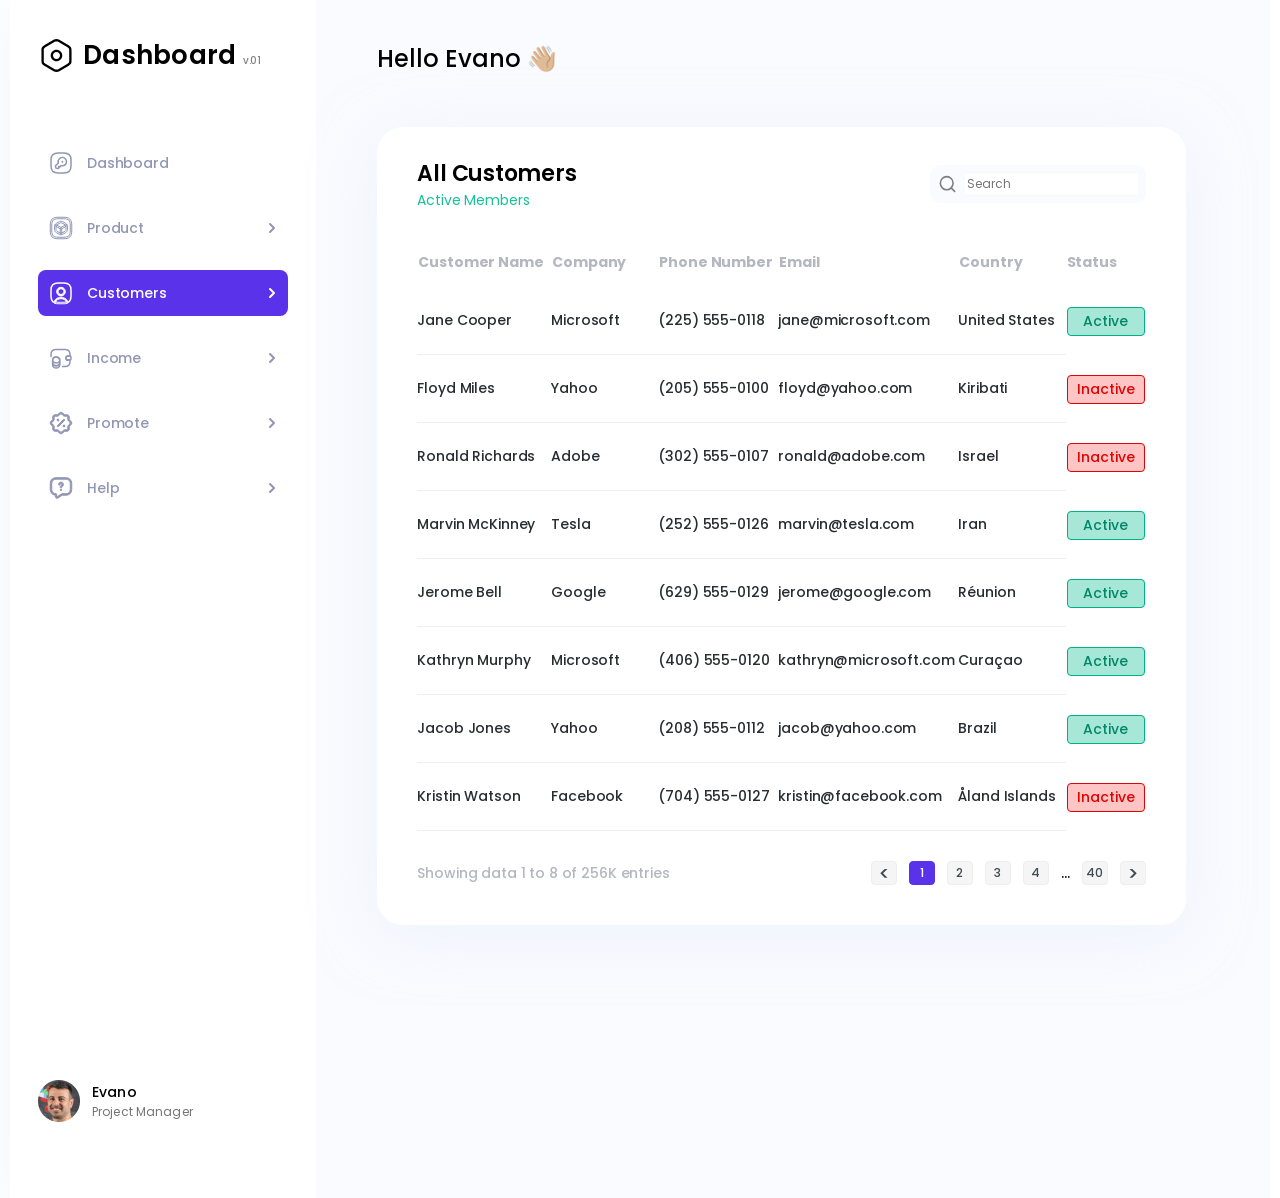
<file: index.html>
<!DOCTYPE html>
<html lang="en">

<head>
  <meta charset="UTF-8">
  <meta name="viewport" content="width=device-width, initial-scale=1.0">
  <title>Document</title>

  <link rel="preconnect" href="https://fonts.googleapis.com">
  <link rel="preconnect" href="https://fonts.gstatic.com" crossorigin>
  <link
    href="https://fonts.googleapis.com/css2?family=Poppins:ital,wght@0,100;0,200;0,300;0,400;0,500;0,600;0,700;0,800;0,900;1,100;1,200;1,300;1,400;1,500;1,600;1,700;1,800;1,900&display=swap"
    rel="stylesheet">

  <link rel="stylesheet" href="css/style.min.css">
</head>

<body>

  <div class="container">

    <div class="sidebar">
      <header class="sidebar-header">
        <div class="sidebar-header__wrapper">
          <a href="#">
            <img src="images/logo.svg" width="37" height="37" alt="logo">
          </a>

          <h2 class="sidebar-header__title">
            Dashboard
            <span class="sidebar-header__version">v.01</span>
          </h2>
        </div>

        <h2 class="sidebar-header__content-title">Hello Evano 👋🏼</h2>

        <div class="sidebar-header__avatar">
          <img src="images/Evano-photo.jpg" width="42" height="42" alt="avatar">
          <div class="sidebar-header__info">
            <h3 class="sidebar-header__name">Evano</h3>
            <p class="sidebar-header__position">Project Manager</p>
          </div>
        </div>

      </header>


      <nav class="sidebar-navigate">
        <ul class="sidebar-navigate__list">
          <li class="sidebar-navigate__item">
            <a class="sidebar-navigate__link" href="#">
              <div class="sidebar-navigate__wrapper">
                <svg class="navigate-icon" width="24" height="24">
                  <use href="./images/symbol.svg#icon-key-square"></use>
                </svg>
                <span class="navigate-text">Dashboard</span>
              </div>
            </a>
          </li>
          <li class="sidebar-navigate__item">
            <a class="sidebar-navigate__link" href="#">
              <div class="sidebar-navigate__wrapper">
                <svg class="navigate-icon" width="24" height="24">
                  <use href="./images/symbol.svg#icon-product"></use>
                </svg>
                <span class="navigate-text">Product</span>
              </div>
              <svg class="navigate-icon navigate-arrow" width="16" height="16">
                <use href="./images/symbol.svg#icon-chevron"></use>
              </svg>
            </a>
          </li>
          <li class="sidebar-navigate__item">
            <a class="sidebar-navigate__link active" href="#">
              <div class="sidebar-navigate__wrapper">
                <svg class="navigate-icon" width="24" height="24">
                  <use href="./images/symbol.svg#icon-customers"></use>
                </svg>
                <span class="navigate-text">Customers</span>
              </div>
              <svg class="navigate-icon navigate-arrow" width="16" height="16">
                <use href="./images/symbol.svg#icon-chevron"></use>
              </svg>
            </a>
          </li>
          <li class="sidebar-navigate__item">
            <a class="sidebar-navigate__link" href="#">
              <div class="sidebar-navigate__wrapper">
                <svg class="navigate-icon" width="24" height="24">
                  <use href="./images/symbol.svg#icon-income"></use>
                </svg>
                <span class="navigate-text">Income</span>
              </div>
              <svg class="navigate-icon navigate-arrow" width="16" height="16">
                <use href="./images/symbol.svg#icon-chevron"></use>
              </svg>
            </a>
          </li>
          <li class="sidebar-navigate__item">
            <a class="sidebar-navigate__link" href="#">
              <div class="sidebar-navigate__wrapper">
                <svg class="navigate-icon" width="24" height="24">
                  <use href="./images/symbol.svg#icon-promote"></use>
                </svg>
                <span class="navigate-text">Promote</span>
              </div>
              <svg class="navigate-icon navigate-arrow" width="16" height="16">
                <use href="./images/symbol.svg#icon-chevron"></use>
              </svg>
            </a>
          </li>
          <li class="sidebar-navigate__item">
            <a class="sidebar-navigate__link" href="#">
              <div class="sidebar-navigate__wrapper">
                <svg class="navigate-icon" width="24" height="24">
                  <use href="./images/symbol.svg#icon-help"></use>
                </svg>
                <span class="navigate-text">Help</span>
              </div>
              <svg class="navigate-icon navigate-arrow" width="16" height="16">
                <use href="./images/symbol.svg#icon-chevron"></use>
              </svg>
            </a>
          </li>
        </ul>
      </nav>

      <footer class="sidebar-footer">
        <div class="sidebar-footer__avatar">
          <img src="images/Evano-photo.jpg" width="42" height="42" alt="avatar">
          <div class="sidebar-footer__info">
            <h3 class="sidebar-footer__name">Evano</h3>
            <p class="sidebar-footer__position">Project Manager</p>
          </div>
        </div>

      </footer>

    </div>

    <section class="content">
      <h2 class="content__title">Hello Evano 👋🏼</h2>

      <div class="content__block">

        <div class="content__header">
          <div class="content__header-left">
            <h3 class="content__header-title">All Customers</h3>
            <p class="content__header-text">Active Members</p>
          </div>

          <div class="content__header-right">
            <label class="content__header-label" for="search_id">
              <img src="images/search.svg" width="24" height="24" alt="search icon">
            </label>
            <input class="content__header-search" id="search_id" placeholder="Search" type="text">
          </div>
        </div>

        <div class="data">
          <table class="data__table">
            <thead>
              <tr>
                <th class="data__th">Customer Name</th>
                <th class="data__th">Company</th>
                <th class="data__th">Phone Number</th>
                <th class="data__th">Email</th>
                <th class="data__th">Country</th>
                <th class="data__th">Status</th>
              </tr>
            </thead>
            <tbody>
              <tr>
                <td class="data__td-text">Jane Cooper</td>
                <td class="data__td-text">Microsoft</td>
                <td class="data__td-text">(225) 555-0118</td>
                <td class="data__td-text">jane@microsoft.com</td>
                <td class="data__td-text">United States</td>
                <td class="data__td-btn">
                  <button class="data__row-button btn__active">Active</button>
                </td>
              </tr>
              <tr>
                <td class="data__td-text">Floyd Miles</td>
                <td class="data__td-text">Yahoo</td>
                <td class="data__td-text">(205) 555-0100</td>
                <td class="data__td-text">floyd@yahoo.com</td>
                <td class="data__td-text">Kiribati</td>
                <td class="data__td-btn">
                  <button class="data__row-button btn__inactive">Inactive</button>
                </td>
              </tr>
              <tr>
                <td class="data__td-text">Ronald Richards</td>
                <td class="data__td-text">Adobe</td>
                <td class="data__td-text">(302) 555-0107</td>
                <td class="data__td-text">ronald@adobe.com</td>
                <td class="data__td-text">Israel</td>
                <td class="data__td-btn">
                  <button class="data__row-button btn__inactive">Inactive</button>
                </td>
              </tr>
              <tr>
                <td class="data__td-text">Marvin McKinney</td>
                <td class="data__td-text">Tesla</td>
                <td class="data__td-text">(252) 555-0126</td>
                <td class="data__td-text">marvin@tesla.com</td>
                <td class="data__td-text">Iran</td>
                <td class="data__td-btn">
                  <button class="data__row-button btn__active">Active</button>
                </td>
              </tr>
              <tr>
                <td class="data__td-text">Jerome Bell</td>
                <td class="data__td-text">Google</td>
                <td class="data__td-text">(629) 555-0129</td>
                <td class="data__td-text">jerome@google.com</td>
                <td class="data__td-text">Réunion</td>
                <td class="data__td-btn">
                  <button class="data__row-button btn__active">Active</button>
                </td>
              </tr>
              <tr>
                <td class="data__td-text">Kathryn Murphy</td>
                <td class="data__td-text">Microsoft</td>
                <td class="data__td-text">(406) 555-0120</td>
                <td class="data__td-text">kathryn@microsoft.com</td>
                <td class="data__td-text">Curaçao</td>
                <td class="data__td-btn">
                  <button class="data__row-button btn__active">Active</button>
                </td>
              </tr>
              <tr>
                <td class="data__td-text">Jacob Jones</td>
                <td class="data__td-text">Yahoo</td>
                <td class="data__td-text">(208) 555-0112</td>
                <td class="data__td-text">jacob@yahoo.com</td>
                <td class="data__td-text">Brazil</td>
                <td class="data__td-btn">
                  <button class="data__row-button btn__active">Active</button>
                </td>
              </tr>
              <tr>
                <td class="data__td-text">Kristin Watson</td>
                <td class="data__td-text">Facebook</td>
                <td class="data__td-text">(704) 555-0127</td>
                <td class="data__td-text">kristin@facebook.com</td>
                <td class="data__td-text">Åland Islands</td>
                <td class="data__td-btn">
                  <button class="data__row-button btn__inactive">Inactive</button>
                </td>
              </tr>
            </tbody>
          </table>
          <ul class="data__list-card">
            <!-- 1 -->
            <li>
              <ul class="card">
                <li class="card__cell">
                  <span class="card__label">Customer Name:</span>
                  <span class="card__data">Jane Cooper</span>
                </li>
                <li class="card__cell">
                  <span class="card__label">Company:</span>
                  <span class="card__data">Microsoft</span>
                </li>
                <li class="card__cell">
                  <span class="card__label">Phone Number:</span>
                  <span class="card__data">(225) 555-0118</span>
                </li>
                <li class="card__cell">
                  <span class="card__label">Email:</span>
                  <span class="card__data">jane@microsoft.com</span>
                </li>
                <li class="card__cell">
                  <span class="card__label">Country:</span>
                  <span class="card__data">United States</span>
                </li>
                <li class="card__btn data__td-btn">
                  <button class="data__row-button btn__active">Active</button>
                </li>
              </ul>
            </li>
            <!-- 2 -->
            <li>
              <ul class="card">
                <li class="card__cell">
                  <span class="card__label">Customer Name:</span>
                  <span class="card__data">Floyd Miles</span>
                </li>
                <li class="card__cell">
                  <span class="card__label">Company:</span>
                  <span class="card__data">Yahoo</span>
                </li>
                <li class="card__cell">
                  <span class="card__label">Phone Number:</span>
                  <span class="card__data">(205) 555-0100</span>
                </li>
                <li class="card__cell">
                  <span class="card__label">Email:</span>
                  <span class="card__data">floyd@yahoo.com</span>
                </li>
                <li class="card__cell">
                  <span class="card__label">Country:</span>
                  <span class="card__data">Kiribati</span>
                </li>
                <li class="card__btn data__td-btn">
                  <button class="data__row-button btn__inactive">Inactive</button>
                </li>
              </ul>
            </li>
            <!-- 3 -->
            <li>
              <ul class="card">
                <li class="card__cell">
                  <span class="card__label">Customer Name:</span>
                  <span class="card__data">Ronald Richards</span>
                </li>
                <li class="card__cell">
                  <span class="card__label">Company:</span>
                  <span class="card__data">Adobe</span>
                </li>
                <li class="card__cell">
                  <span class="card__label">Phone Number:</span>
                  <span class="card__data">(302) 555-0107</span>
                </li>
                <li class="card__cell">
                  <span class="card__label">Email:</span>
                  <span class="card__data">ronald@adobe.com</span>
                </li>
                <li class="card__cell">
                  <span class="card__label">Country:</span>
                  <span class="card__data">Israel</span>
                </li>
                <li class="card__btn data__td-btn">
                  <button class="data__row-button btn__inactive">Inactive</button>
                </li>
              </ul>
            </li>
            <!-- 4 -->
            <li>
              <ul class="card">
                <li class="card__cell">
                  <span class="card__label">Customer Name:</span>
                  <span class="card__data">Marvin McKinney</span>
                </li>
                <li class="card__cell">
                  <span class="card__label">Company:</span>
                  <span class="card__data">Tesla</span>
                </li>
                <li class="card__cell">
                  <span class="card__label">Phone Number:</span>
                  <span class="card__data">(252) 555-0126</span>
                </li>
                <li class="card__cell">
                  <span class="card__label">Email:</span>
                  <span class="card__data">marvin@tesla.com</span>
                </li>
                <li class="card__cell">
                  <span class="card__label">Country:</span>
                  <span class="card__data">Iran</span>
                </li>
                <li class="card__btn data__td-btn">
                  <button class="data__row-button btn__active">Active</button>
                </li>
              </ul>
            </li>
            <!-- 5 -->
            <li>
              <ul class="card">
                <li class="card__cell">
                  <span class="card__label">Customer Name:</span>
                  <span class="card__data">Jerome Bell</span>
                </li>
                <li class="card__cell">
                  <span class="card__label">Company:</span>
                  <span class="card__data">Google</span>
                </li>
                <li class="card__cell">
                  <span class="card__label">Phone Number:</span>
                  <span class="card__data">(629) 555-0129</span>
                </li>
                <li class="card__cell">
                  <span class="card__label">Email:</span>
                  <span class="card__data">jerome@google.com</span>
                </li>
                <li class="card__cell">
                  <span class="card__label">Country:</span>
                  <span class="card__data">Réunion</span>
                </li>
                <li class="card__btn data__td-btn">
                  <button class="data__row-button btn__active">Active</button>
                </li>
              </ul>
            </li>
            <!-- 6 -->
            <li>
              <ul class="card">
                <li class="card__cell">
                  <span class="card__label">Customer Name:</span>
                  <span class="card__data">Kathryn Murphy</span>
                </li>
                <li class="card__cell">
                  <span class="card__label">Company:</span>
                  <span class="card__data">Microsoft</span>
                </li>
                <li class="card__cell">
                  <span class="card__label">Phone Number:</span>
                  <span class="card__data">(406) 555-0120</span>
                </li>
                <li class="card__cell">
                  <span class="card__label">Email:</span>
                  <span class="card__data">kathryn@microsoft.com</span>
                </li>
                <li class="card__cell">
                  <span class="card__label">Country:</span>
                  <span class="card__data">Curaçao</span>
                </li>
                <li class="card__btn data__td-btn">
                  <button class="data__row-button btn__active">Active</button>
                </li>
              </ul>
            </li>
            <!-- 7 -->
            <li>
              <ul class="card">
                <li class="card__cell">
                  <span class="card__label">Customer Name:</span>
                  <span class="card__data">Jacob Jones</span>
                </li>
                <li class="card__cell">
                  <span class="card__label">Company:</span>
                  <span class="card__data">Yahoo</span>
                </li>
                <li class="card__cell">
                  <span class="card__label">Phone Number:</span>
                  <span class="card__data">(208) 555-0112</span>
                </li>
                <li class="card__cell">
                  <span class="card__label">Email:</span>
                  <span class="card__data">jacob@yahoo.com</span>
                </li>
                <li class="card__cell">
                  <span class="card__label">Country:</span>
                  <span class="card__data">Brazil</span>
                </li>
                <li class="card__btn data__td-btn">
                  <button class="data__row-button btn__active">Active</button>
                </li>
              </ul>
            </li>
            <!-- 8 -->
            <li>
              <ul class="card">
                <li class="card__cell">
                  <span class="card__label">Customer Name:</span>
                  <span class="card__data">Kristin Watson</span>
                </li>
                <li class="card__cell">
                  <span class="card__label">Company:</span>
                  <span class="card__data">Facebook</span>
                </li>
                <li class="card__cell">
                  <span class="card__label">Phone Number:</span>
                  <span class="card__data">(704) 555-0127</span>
                </li>
                <li class="card__cell">
                  <span class="card__label">Email:</span>
                  <span class="card__data">kristin@facebook.com</span>
                </li>
                <li class="card__cell">
                  <span class="card__label">Country:</span>
                  <span class="card__data">Åland</span>
                </li>
                <li class="card__btn data__td-btn">
                  <button class="data__row-button btn__inactive">Inactive</button>
                </li>
              </ul>
            </li>
          </ul>
          
          <div class="data__footer">
            <p class="data__footer-text">
              Showing data 1 to 8 of 256K entries
            </p>
            <ul class="data__footer-pagination">
              <li>
                <button class="pagination-btn">
                  <img src="images/al.svg" width="8" height="12" alt="previous icon">
                </button>
              </li>
              <li>
                <button class="pagination-btn active">1</button>
              </li>
              <li>
                <button class="pagination-btn">2</button>
              </li>
              <li>
                <button class="pagination-btn">3</button>
              </li>
              <li>
                <button class="pagination-btn">4</button>
              </li>

              <li>...</li>
              <li>
                <button class="pagination-btn">40</button>
              </li>
              <li>
                <button class="pagination-btn">
                  <img src="images/ar.svg" width="8" height="12" alt="next icon">
                </button>
              </li>
            </ul>

          </div>

        </div>
      </div>
    </section>

  </div>


</body>

</html>
</file>
<file: css/style.min.css>
html{-webkit-box-sizing:border-box;box-sizing:border-box}*,*::after,*::before{-webkit-box-sizing:inherit;box-sizing:inherit}ul[class],ol[class]{padding:0}body,h1,h2,h3,h4,h5,h6,p,ul,ol,li,figure,figcaption,blockquote,dl,dd{margin:0}ul[class]{list-style:none}img{max-width:100%;display:block}input,button,textarea,select{font:inherit}a{text-decoration:none}html,body{height:100%}.container{display:-webkit-box;display:-ms-flexbox;display:flex;max-width:1460px;margin:0 auto;padding:0 10px;-ms-flex-wrap:wrap;flex-wrap:wrap}.sidebar{min-width:306px;-webkit-box-flex:0;-ms-flex:0 1 auto;flex:0 1 auto;background-color:#fff;-webkit-box-shadow:0px 10px 60px 0px rgba(226,236,249,.5);box-shadow:0px 10px 60px 0px rgba(226,236,249,.5);display:-webkit-box;display:-ms-flexbox;display:flex;-webkit-box-orient:vertical;-webkit-box-direction:normal;-ms-flex-direction:column;flex-direction:column}.content{width:500px;-webkit-box-flex:1;-ms-flex:1 1 auto;flex:1 1 auto;background-color:#fafbff}@media(min-width: 1240px){.container{min-height:1198px}.sidebar-header{margin-top:36px}.sidebar-header__avatar{visibility:hidden;display:none;height:0;width:0}.sidebar-header__content-title{visibility:hidden;display:none;height:0;width:0}.sidebar-navigate{margin-top:65px}}@media(min-width: 960px){.content{padding-left:4.8vw;padding-right:6.6vw}}@media(min-width: 900px){.sidebar-header__title{font-size:26px}.data__list-card{visibility:hidden;display:none;height:0;width:0}}@media(min-width: 670px){.data__footer{display:-webkit-box;display:-ms-flexbox;display:flex;-webkit-box-align:center;-ms-flex-align:center;align-items:center;-webkit-box-pack:justify;-ms-flex-pack:justify;justify-content:space-between;margin-top:30px}}@media(min-width: 490px){.content__header{display:-webkit-box;display:-ms-flexbox;display:flex;-webkit-box-align:center;-ms-flex-align:center;align-items:center;-webkit-box-pack:justify;-ms-flex-pack:justify;justify-content:space-between;margin-bottom:40px}.content__block{padding:0 40px}.sidebar{padding-left:28px}}@media(max-width: 1240px){.sidebar{display:-webkit-box;display:-ms-flexbox;display:flex;width:100%;min-height:160px;height:100%}.sidebar-header{margin-top:20px;display:-webkit-box;display:-ms-flexbox;display:flex;-webkit-box-align:center;-ms-flex-align:center;align-items:center;-webkit-box-pack:justify;-ms-flex-pack:justify;justify-content:space-between}.sidebar-navigate{margin-top:40px;height:30px}.sidebar-navigate__list{display:-webkit-box;display:-ms-flexbox;display:flex;-webkit-box-pack:justify;-ms-flex-pack:justify;justify-content:space-between;gap:6px;-ms-flex-wrap:wrap;flex-wrap:wrap}.sidebar-footer{visibility:hidden;display:none}.sidebar-header__avatar{visibility:visible;display:-webkit-box;display:-ms-flexbox;display:flex;-webkit-box-align:center;-ms-flex-align:center;align-items:center;margin-right:15px}.sidebar-header__info{margin-left:12px}.sidebar-header__name{color:#000;font-family:Poppins;font-size:14px;font-weight:500;letter-spacing:.14px}.sidebar-header__position{color:#757575;font-family:Poppins;font-size:12px;font-weight:400;letter-spacing:.12px}.content__title{visibility:hidden;display:none}.sidebar-header__content-title{visibility:visible;display:inline-block;color:#000;font-family:Poppins;font-size:22px;font-weight:500}}@media(max-width: 960px){.content{padding-left:0;padding-right:0}}@media(max-width: 900px){.data__table{height:0;width:0;visibility:hidden;display:none}.data__list-card{width:100%;height:100%;visibility:visible;display:-webkit-box;display:-ms-flexbox;display:flex;-webkit-box-orient:vertical;-webkit-box-direction:normal;-ms-flex-direction:column;flex-direction:column;gap:10px}.sidebar{min-height:230px}.sidebar-header__title{font-size:20px}.sidebar-header__content-title{height:0;width:0;visibility:hidden;display:none}}@media(max-width: 670px){.data__footer{display:-webkit-box;display:-ms-flexbox;display:flex;-webkit-box-orient:vertical;-webkit-box-direction:reverse;-ms-flex-direction:column-reverse;flex-direction:column-reverse;-webkit-box-align:center;-ms-flex-align:center;align-items:center;margin-top:20px}.data__footer-pagination{margin-bottom:25px}}@media(max-width: 490px){.content__header{display:-webkit-box;display:-ms-flexbox;display:flex;-webkit-box-orient:vertical;-webkit-box-direction:normal;-ms-flex-direction:column;flex-direction:column;-webkit-box-align:center;-ms-flex-align:center;align-items:center;margin-bottom:20px}.sidebar{min-height:280px}.sidebar-header__title{height:0;width:0;visibility:hidden;display:none}}.sidebar-header{display:-webkit-box;display:-ms-flexbox;display:flex;-webkit-box-align:center;-ms-flex-align:center;align-items:center}.sidebar-header__wrapper{display:-webkit-box;display:-ms-flexbox;display:flex;-webkit-box-align:center;-ms-flex-align:center;align-items:center}.sidebar-header__title{color:#000;margin-left:8px;margin-right:4px;font-family:Poppins;font-weight:600;letter-spacing:.26px}.sidebar-header__version{color:#838383;font-family:Poppins;font-size:10px;font-weight:500;letter-spacing:-0.1px}.sidebar-navigate{-webkit-box-flex:1;-ms-flex:1 0 auto;flex:1 0 auto}.sidebar-navigate__item{margin-bottom:19px;max-width:250px}.sidebar-navigate__link{height:46px;display:-webkit-box;display:-ms-flexbox;display:flex;-webkit-box-align:center;-ms-flex-align:center;align-items:center;-webkit-box-pack:justify;-ms-flex-pack:justify;justify-content:space-between;border-radius:8px}.sidebar-navigate__link.active .navigate-icon{stroke:#fff;fill:#5932ea}.sidebar-navigate__wrapper{display:-webkit-box;display:-ms-flexbox;display:flex;-webkit-box-align:center;-ms-flex-align:center;align-items:center}.active{background-color:#5932ea;cursor:default}.active .navigate-text{color:#fff}.navigate-icon{stroke:#9197b3;margin-left:11px}.navigate-text{margin-left:14px;color:#9197b3;font-family:Poppins;font-size:14px;font-style:normal;font-weight:500;line-height:normal;letter-spacing:-0.14px}.navigate-arrow{margin-right:8px;stroke:#9197b3;fill:#fff}.sidebar-footer{height:118px;width:100%;margin:0 auto}.sidebar-footer__avatar{display:-webkit-box;display:-ms-flexbox;display:flex;-webkit-box-align:center;-ms-flex-align:center;align-items:center}.sidebar-footer__info{margin-left:12px}.sidebar-footer__name{color:#000;font-family:Poppins;font-size:14px;font-weight:500;letter-spacing:.14px}.sidebar-footer__position{color:#757575;font-family:Poppins;font-size:12px;font-weight:400;letter-spacing:.12px}.content{padding-top:41px}.content__title{color:#000;font-family:Poppins;font-size:24px;font-weight:500;margin-bottom:51px}.content__block{width:100%;border-radius:26px;background-color:#fff;-webkit-box-shadow:0px 10px 60px rgba(226,236,249,.5);box-shadow:0px 10px 60px rgba(226,236,249,.5);padding-top:30px;padding-bottom:40px}.content__header-title{color:#000;font-family:Poppins;font-size:22px;font-weight:600;letter-spacing:-0.22px}.content__header-text{color:#16c098;font-family:Poppins;font-size:14px;font-weight:400;letter-spacing:-0.14px}.content__header-right{display:-webkit-box;display:-ms-flexbox;display:flex;-webkit-box-align:center;-ms-flex-align:center;align-items:center;border-radius:10px;background:#f9fbff;padding-right:8px;width:216px;height:38px}.content__header-label{margin:7px 8px}.content__header-search{border:none;outline:none;font-family:Poppins;font-size:12px;font-weight:400;width:100%;letter-spacing:-0.12px}.data{font-family:Poppins;font-size:14px;font-weight:500;letter-spacing:-0.14px}.data__table{display:-ms-grid;display:grid;border-collapse:collapse;min-width:100%;-ms-grid-columns:minmax(130px, 1.5fr) minmax(80px, 1.2fr) minmax(120px, 1.2fr) minmax(180px, 1.2fr) minmax(100px, 1.2fr) minmax(80px, 80px);grid-template-columns:minmax(130px, 1.5fr) minmax(80px, 1.2fr) minmax(120px, 1.2fr) minmax(180px, 1.2fr) minmax(100px, 1.2fr) minmax(80px, 80px)}.data thead,.data tbody,.data tr{display:contents}.data__th{color:#b5b7c0;padding-bottom:14px;border-bottom:1px solid eee;overflow:hidden;text-overflow:ellipsis;white-space:nowrap;text-align:left}.data__td-text{color:#292d32;padding:23px 0;border-bottom:1px solid #eee;overflow:hidden;text-overflow:ellipsis;white-space:nowrap}.data__td-btn{display:-webkit-box;display:-ms-flexbox;display:flex;-webkit-box-align:center;-ms-flex-align:center;align-items:center}.data__row-button{display:-webkit-box;display:-ms-flexbox;display:flex;-webkit-box-align:center;-ms-flex-align:center;align-items:center;-webkit-box-pack:center;-ms-flex-pack:center;justify-content:center;width:84px;height:29px;border-radius:4px;cursor:pointer}.data__row-button:hover{scale:1.05}.data__footer-text{color:#b5b7c0;font-family:Poppins;font-size:14px;font-weight:500;letter-spacing:-0.14px}.data__footer-pagination{display:-webkit-box;display:-ms-flexbox;display:flex;-webkit-box-align:center;-ms-flex-align:center;align-items:center;gap:12px}.btn__active{color:#008767;border:1px solid #00b087;background:rgba(22,192,152,.38)}.btn__inactive{color:#df0404;border:1px solid #df0404;background:#ffc5c5}.pagination-btn{width:26px;height:24px;display:-webkit-inline-box;display:-ms-inline-flexbox;display:inline-flex;-webkit-box-pack:center;-ms-flex-pack:center;justify-content:center;-webkit-box-align:center;-ms-flex-align:center;align-items:center;border-radius:4px;border:1px solid #eee;background-color:#f5f5f5;color:#404b52;font-family:Poppins;font-size:12px;font-weight:500;line-height:100%;letter-spacing:-0.12px;cursor:pointer}.pagination-btn.active{border:1px solid #5932ea;background:#5932ea;color:#fff;cursor:default}.pagination-btn.active:hover{scale:1}.pagination-btn:hover{scale:1.2}.card{width:100%;border-radius:10px;background-color:#e8e2dc;padding:10px !important;font-family:Poppins;font-size:14px;font-weight:500;color:#757575}.card__cell{width:100%;display:-webkit-box;display:-ms-flexbox;display:flex;gap:5px;-webkit-box-pack:justify;-ms-flex-pack:justify;justify-content:space-between;border-bottom:#9fa5ae 1px solid}.card__data{color:#353434}.card__btn{width:100%;display:-webkit-box;display:-ms-flexbox;display:flex;-webkit-box-align:center;-ms-flex-align:center;align-items:center;margin-top:8px;-webkit-box-pack:end;-ms-flex-pack:end;justify-content:flex-end}
</file>
